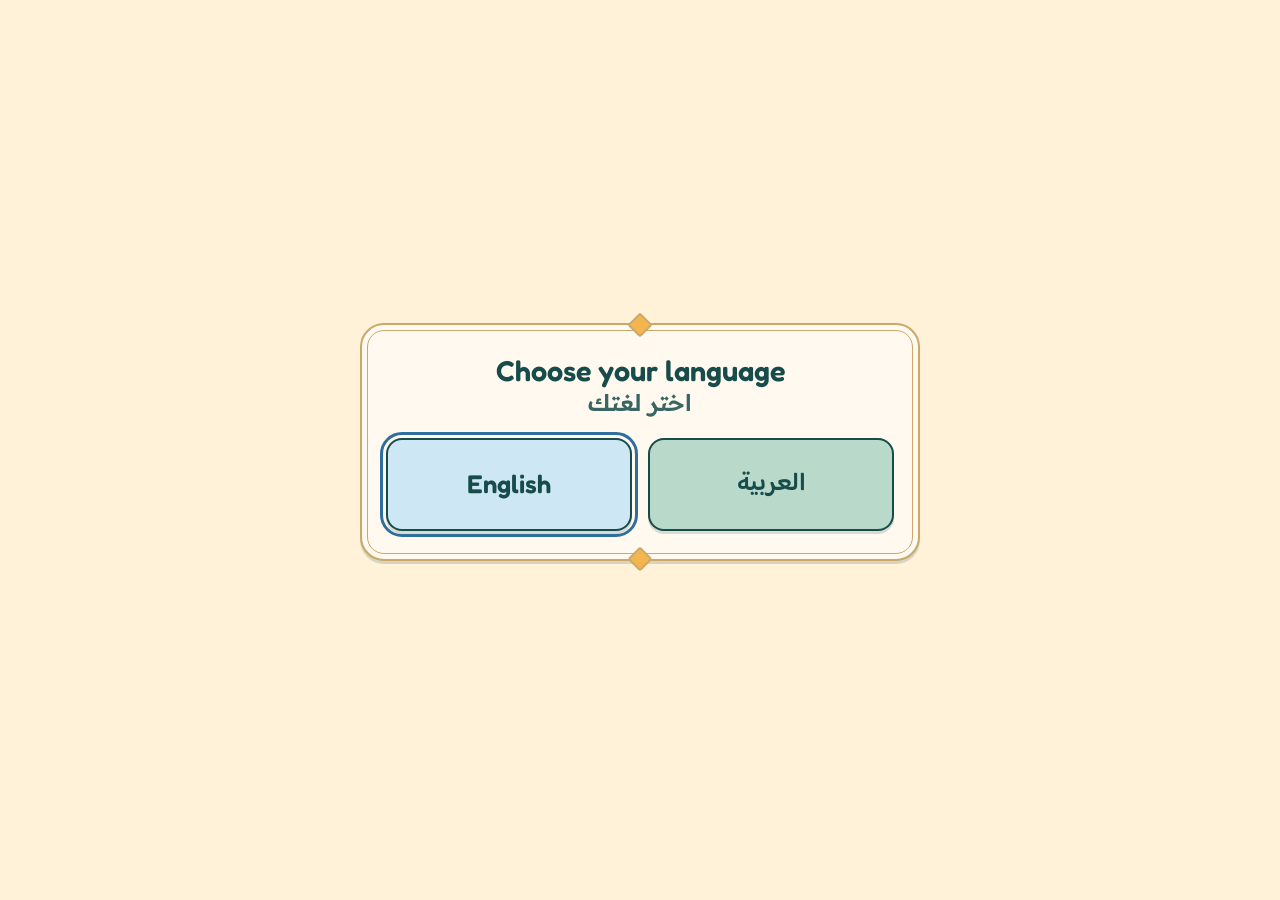
<file: index.html>
<!doctype html>
<html lang="en" dir="ltr">
<head>
  <meta charset="utf-8">
  <meta name="viewport" content="width=device-width, initial-scale=1, viewport-fit=cover">
  <title>Git Along</title>
  <meta name="description" content="Survive the semester. Keep the team. A cozy story game about Git and teamwork.">
  <meta name="theme-color" content="#174C4A">
  <link rel="icon" href="assets/favicon.svg" type="image/svg+xml">
  <link rel="preconnect" href="https://fonts.googleapis.com">
  <link rel="preconnect" href="https://fonts.gstatic.com" crossorigin>
  <link href="https://fonts.googleapis.com/css2?family=Baloo+Bhaijaan+2:wght@500;600;700&family=Fredoka:wght@500;600&family=JetBrains+Mono:wght@400;600&family=Nunito:wght@400;600;700;800&family=Readex+Pro:wght@400;500;600&display=swap" rel="stylesheet">
  <link rel="stylesheet" href="css/style.css">
</head>
<body>
  <a class="skip-link" href="#app">Skip to game</a>
  <main id="app" aria-live="off"></main>
  <div id="sheet-layer"></div>
  <div id="toast-layer" aria-live="polite" aria-atomic="false"></div>
  <div id="wipe" aria-hidden="true"></div>
  <noscript>Git Along needs JavaScript to run.</noscript>
  <script type="module" src="js/app.js"></script>
</body>
</html>
</file>
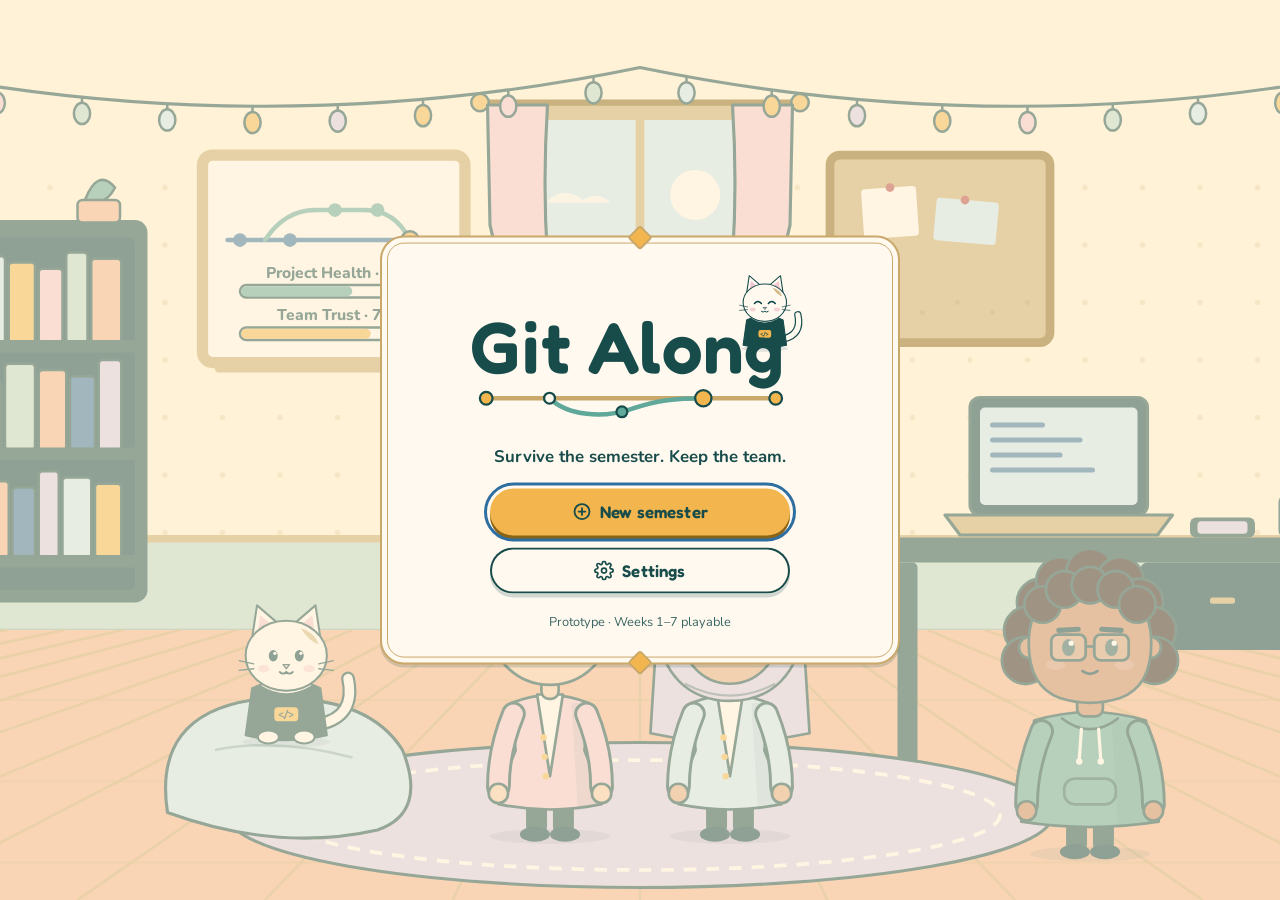
<file: tests/screens.html>
<!doctype html>
<html lang="en">
<head>
<meta charset="utf-8">
<title>Git Along — screen capture</title>
<!--
  Drives the real game (in an iframe) to a named scene and stops there, so a
  headless browser can screenshot it for docs and slides. Example:
    chrome --headless=new --window-size=1280,720 --virtual-time-budget=90000 \
      --screenshot=hub.png "http://localhost:8080/tests/screens.html?scene=hub&lang=en"
  Params: scene, lang (en|ar), address (m|f), track (web|mobile|ai), name.
-->
<style>html,body{margin:0;height:100%;overflow:hidden;background:#FFF2D8}iframe{border:0;width:100vw;height:100vh;display:block}</style>
</head>
<body>
<iframe id="g" title="Git Along"></iframe>
<script type="module">
const q = new URLSearchParams(location.search);
const C = {
  scene: q.get('scene') || 'title',
  lang: q.get('lang') || 'en',
  address: q.get('address') || 'f',
  track: q.get('track') || 'web',
};
C.name = q.get('name') || (C.lang === 'ar' ? (C.address === 'f' ? 'لينا' : 'يوسف') : (C.address === 'f' ? 'Lina' : 'Youssef'));
const PRESET7 = ['week7', 'merge'].includes(C.scene);

const sleep = ms => new Promise(r => setTimeout(r, ms));
const frame = document.getElementById('g');
let W, D, store, STORY, MERGE6;
const $ = (s, r = D) => r.querySelector(s);
const $$ = (s, r = D) => [...r.querySelectorAll(s)];
const shown = el => !!el && !el.hidden && el.offsetParent !== null;

localStorage.clear();
await new Promise(r => { frame.onload = r; frame.src = '/'; });

async function attach() {
  W = frame.contentWindow; D = W.document;
  for (let i = 0; i < 100 && !D.querySelector('#app')?.firstElementChild; i++) await sleep(50);
  store = (await W.eval("import('/js/store.js')")).store;
  ({ STORY, MERGE6 } = await W.eval("import('/js/content.js')"));
  store.state.settings.textSpeed = 'instant';
  store.state.settings.reduceMotion = true;
  D.documentElement.classList.add('reduce-motion');
  const st = D.createElement('style');
  st.textContent = '*,*::before,*::after{transition:none!important;animation-duration:0s!important;animation-delay:0s!important}';
  D.head.append(st);
}
await attach();

const ALL = {};
const walk = arr => arr.forEach(s => {
  if (s.t === 'choice') { ALL[s.id] = s; s.options.forEach(o => o.reply && walk(o.reply)); }
  if (s.t === 'if') { walk(s.then || []); walk(s.else || []); }
});
Object.values(STORY).forEach(p => Object.values(p.scenes).forEach(sc => walk(sc.steps)));
const best = step => { const qs = step.options.map(o => o.quality ?? 1); return qs.indexOf(Math.max(...qs)); };

let lines = 0, choices = 0, presetDone = false, rethinkPending = false, termRuns = 0;
const done = () => { document.title = 'READY:' + C.scene; return true; };

async function tick() {
  const S = C.scene;
  const modal = $('.modal-scrim');
  if (modal) { $('[data-yes]', modal).click(); return; }
  const sheetOpen = $$('.sheet.open').find(s => !s.classList.contains('phone-sheet'));
  if (sheetOpen) { if (S === 'hint' && $('.hint-card', sheetOpen)) return done(); $('[data-close]', sheetOpen)?.click(); await sleep(80); return; }

  if ($('.lang-grid')) { if (S === 'lang') return done(); $(`[data-l="${C.lang}"]`).click(); await sleep(300); return; }

  if ($('.title-screen')) {
    if (S === 'title') return done();
    if (PRESET7 && !presetDone) {
      presetDone = true;
      store.state.avatar = { name: C.name, address: C.address, skin: 2, hair: C.address === 'f' ? 'long' : 'short', hairColor: 1, glasses: 'none', outfit: 'hoodie', outfitColor: 1, accessory: 'none' };
      store.newRun(C.track);
      ['P', '1', '2', '3', '4', '5'].forEach(p => store.state.run.completedParts.push({ part: p, stars: 3 }));
      Object.assign(store.state.run.flags, { _hubHint: true, goodReview: true });
      store.save();
      await new Promise(r => { frame.onload = r; W.location.reload(); });
      await attach();
      return;
    }
    ($('[data-a="continue"]') || $('[data-a="new"]')).click(); await sleep(300); return;
  }

  if ($('.avatar-form')) {
    if (!$('.avatar-form').dataset.filled) {
      $('.avatar-form').dataset.filled = '1';
      $(`[data-k="address"][data-v="${C.address}"]`).click(); await sleep(40);
      $$('[data-k="skin"]')[C.address === 'f' ? 2 : 3]?.click(); await sleep(40);
      ($(`[data-k="hair"][data-v="${C.address === 'f' ? 'ponytail' : 'curly'}"]`) || $$('[data-k="hair"]')[0])?.click(); await sleep(40);
      $$('[data-k="outfit"]')[1]?.click(); await sleep(40);
      $('#av-name').value = C.name; $('#av-name').dispatchEvent(new W.Event('input')); await sleep(80);
    }
    if (S === 'avatar') { $('.avatar-form').closest('.screen').scrollTop = 0; return done(); }
    $('[data-act="next"]').click(); await sleep(300); return;
  }

  if ($('.track-grid')) {
    $(`[data-track="${C.track}"]`).click(); await sleep(60);
    if (S === 'track') return done();
    $('[data-start]').click(); await sleep(300); return;
  }
  if ($('.chapter-card-screen')) { if (S === 'chapter') return done(); $('[data-go]').click(); await sleep(400); return; }

  const deb = $('.debrief-screen');
  if (deb) { if (S === 'debrief') return done(); $('[data-cont]', deb).click(); await sleep(250); return; }
  const fin = $('.done-screen');
  if (fin) { if (S === 'done') return done(); $('[data-room]', fin).click(); await sleep(400); return; }

  if ($('.map-grid')) { if (S === 'map') return done(); $('[data-part]:not([disabled])')?.click(); await sleep(400); return; }
  const hub = $('.hub-screen');
  if (hub) {
    if (S === 'hub' && store.state.run.completedParts.length >= 1) return done();
    if (S === 'map') { $('[data-hot-btn="laptop"]', hub).click(); await sleep(500); return; }
    $('[data-play]', hub)?.click(); await sleep(400); return;
  }

  const vn = $('.screen.vn');
  if (!vn) { await sleep(100); return; }
  const phone = $('.phone-sheet');
  const pick = phone && $('.chat-pick:not([hidden])', phone);
  const dlg = $('.choices:not([hidden])', vn);
  const lap = $('.laptop', vn);

  if (rethinkPending && $$('[data-rewind]:not([hidden]), .chat-compose [data-rw]').some(shown)) { await sleep(300); return done(); }

  if (pick || (dlg && $('.choice', dlg))) {
    const box = pick || dlg;
    await sleep(500);
    if (S === 'choice' && !pick) return done();
    if (S === 'chat' && pick) return done();
    if (S === 'hint') { $('[data-chint]', box).click(); await sleep(300); return; }
    const step = ALL[vn.dataset.choice];
    const i = step ? best(step) : 0;
    $$('.choice', box)[i].click(); await sleep(60);
    $('[data-confirm]', box).click(); await sleep(150);
    choices++;
    if (S === 'rethink' || (S === 'chat-sent' && pick)) rethinkPending = true;
    return;
  }
  if (lap && $('.terminal', lap)) {
    const input = $('input', lap);
    if (S === 'terminal' && termRuns >= 2) { await sleep(300); return done(); }
    if (input.disabled) { $('.terminal .btn', lap)?.click(); await sleep(250); return; }
    $('[data-thint]', lap).click(); await sleep(80);
    const last = $$('.t-hint', lap).map(x => x.textContent).at(-1) || '';
    input.value = last.replace(/^.*?(git |cd )/, '$1').trim();
    input.dispatchEvent(new W.KeyboardEvent('keydown', { key: 'Enter', bubbles: true }));
    termRuns++; await sleep(300); return;
  }
  if (lap && $('.merge', lap)) {
    if (S === 'merge' && !$('.merge').dataset.shot) {
      $('.merge').dataset.shot = '1';
      const blocks = MERGE6[store.state.run.track];
      $$('.merge-block', lap).forEach((b, i) => { if (i === 0) $(`[data-c="${blocks[i].best}"]`, b)?.click(); });
      await sleep(300); return done();
    }
    const fin2 = $('[data-done]', lap);
    if (fin2) { fin2.click(); await sleep(300); return; }
    const blocks = MERGE6[store.state.run.track];
    $$('.merge-block', lap).forEach((b, i) => $(`[data-c="${blocks[i].best}"]`, b)?.click());
    await sleep(40); $('[data-check]', lap).click(); await sleep(200); return;
  }
  const cont = phone && $('.chat-compose [data-cont]', phone);
  if (cont) { cont.click(); await sleep(150); return; }
  const line = $('.dialogue .line', vn);
  if (line && line.textContent) {
    lines++;
    if (S === 'dialogue' && lines >= 7 && $$('.vn .char, .stage .char, [data-who]').length >= 2) { await sleep(300); return done(); }
    if (S === 'week7' && store.state.run.part === '6' && lines >= 3) { await sleep(300); return done(); }
  }
  $('.dialogue', vn).click();
  await sleep(70);
}

for (let n = 0; n < 6000; n++) {
  try { if (await tick() === true) break; } catch (e) { console.error(e); await sleep(100); }
  await sleep(40);
}
</script>
</body>
</html>
</file>
<file: css/style.css>
/* ==========================================================
   Git Along — styles
   Flat colours only (no CSS gradients). Life comes from motion.
   ========================================================== */

:root {
  /* Palette (SRS 5.2) */
  --midnight-teal: #073F43;
  --deep-teal: #174C4A;
  --ocean-blue: #2F6F9F;
  --jade: #5FA89A;
  --soft-mint: #B9D9CB;
  --sky-blue: #CDE7F4;
  --warm-gold: #F3B64E;
  --champagne: #C9A86A;
  --antique-gold: #8A6416;
  --warm-cream: #FFF2D8;
  --soft-cream: #FFF9F0;
  --blush: #F4C7D0;
  --peach: #F3B28D;
  --lilac: #D9CCEB;
  --forest: #2E6B4F;
  --rose-brick: #B4413C;

  /* Type */
  --font-head: 'Fredoka', 'Baloo Bhaijaan 2', system-ui, sans-serif;
  --font-body: 'Nunito', 'Readex Pro', system-ui, sans-serif;
  --font-code: 'JetBrains Mono', ui-monospace, Consolas, monospace;
  --fs-base: 16px;

  /* Motion (SRS 5.4) */
  --dur-fast: 150ms;
  --dur-base: 250ms;
  --dur-sheet: 280ms;
  --dur-fade: 300ms;
  --dur-zoom: 450ms;
  --dur-wipe: 500ms;
  --dur-page: 600ms;
  --ease-out: cubic-bezier(0.22, 1, 0.36, 1);
  --ease-pop: cubic-bezier(0.34, 1.56, 0.64, 1);

  --shadow-flat: 0 3px 0 rgba(7, 63, 67, 0.16);
  --shadow-flat-sm: 0 2px 0 rgba(7, 63, 67, 0.14);
  --radius-card: 16px;
  --radius-panel: 24px;
}

html[lang="ar"] {
  --font-head: 'Baloo Bhaijaan 2', 'Fredoka', system-ui, sans-serif;
  --font-body: 'Readex Pro', 'Nunito', system-ui, sans-serif;
  --fs-base: 17px;
}

html[data-text-size="115"] { font-size: calc(var(--fs-base) * 1.15); }
html[data-text-size="130"] { font-size: calc(var(--fs-base) * 1.3); }

* { box-sizing: border-box; }
html, body { margin: 0; height: 100%; }
html { font-size: var(--fs-base); }
body {
  background: var(--warm-cream);
  color: var(--deep-teal);
  font-family: var(--font-body);
  line-height: 1.6;
  overflow: hidden;
  -webkit-font-smoothing: antialiased;
}
button, input, select { font: inherit; color: inherit; }
button { cursor: pointer; }
h1, h2, h3 { font-family: var(--font-head); line-height: 1.25; margin: 0; font-weight: 600; }
p { margin: 0; }
code, pre, .mono { font-family: var(--font-code); }
bdi.term {
  font-family: var(--font-body);
  border-bottom: 2px dotted var(--ocean-blue);
  color: var(--deep-teal);
  font-weight: 700;
  cursor: help;
}
:focus-visible { outline: 3px solid var(--ocean-blue); outline-offset: 3px; border-radius: 8px; }
.skip-link { position: fixed; inset-inline-start: 8px; top: 8px; background: var(--deep-teal); color: var(--warm-cream); padding: 8px 14px; border-radius: 999px; z-index: 999; transform: translateY(-200%); }
.skip-link:focus-visible { transform: none; }
.sr-only { position: absolute; width: 1px; height: 1px; overflow: hidden; clip: rect(0 0 0 0); white-space: nowrap; }

#app { position: fixed; inset: 0; overflow: hidden; }
.screen { position: absolute; inset: 0; overflow: hidden; }
.screen.scroll { overflow-y: auto; }

/* ---------- Buttons ---------- */
.btn {
  display: inline-flex; align-items: center; justify-content: center; gap: 8px;
  min-height: 46px; padding: 10px 24px;
  border: 0; border-radius: 999px;
  background: var(--deep-teal); color: var(--warm-cream);
  font-family: var(--font-head); font-weight: 600; font-size: 1.05rem; letter-spacing: 0.01em;
  box-shadow: 0 4px 0 var(--midnight-teal);
  transition: transform var(--dur-base) var(--ease-out), box-shadow var(--dur-base) var(--ease-out), background var(--dur-base);
}
.btn:hover { transform: translateY(-2px); box-shadow: 0 6px 0 var(--midnight-teal); }
.btn:active { transform: translateY(2px); box-shadow: 0 2px 0 var(--midnight-teal); }
.btn[disabled] { opacity: 0.45; cursor: not-allowed; transform: none; box-shadow: 0 4px 0 var(--midnight-teal); }
.btn-gold { background: var(--warm-gold); color: var(--deep-teal); box-shadow: 0 4px 0 var(--antique-gold); }
.btn-gold:hover { box-shadow: 0 6px 0 var(--antique-gold); }
.btn-gold:active { box-shadow: 0 2px 0 var(--antique-gold); }
.btn-ghost { background: var(--soft-cream); color: var(--deep-teal); box-shadow: 0 0 0 2px var(--deep-teal) inset, 0 4px 0 rgba(7,63,67,.18); }
.btn-ghost:hover { box-shadow: 0 0 0 2px var(--deep-teal) inset, 0 6px 0 rgba(7,63,67,.18); }
.btn-ghost:active { box-shadow: 0 0 0 2px var(--deep-teal) inset, 0 2px 0 rgba(7,63,67,.18); }
.btn-small { min-height: 38px; padding: 6px 16px; font-size: 0.95rem; }
.icon-btn {
  width: 44px; height: 44px; border-radius: 50%; border: 0;
  background: var(--soft-cream); color: var(--deep-teal);
  display: inline-grid; place-items: center;
  box-shadow: 0 0 0 2px var(--deep-teal) inset, var(--shadow-flat-sm);
  transition: transform var(--dur-base) var(--ease-out);
}
.icon-btn:hover { transform: translateY(-2px); }
.icon-btn svg { width: 22px; height: 22px; }

.chip {
  display: inline-flex; align-items: center; gap: 6px;
  padding: 2px 12px; border-radius: 999px;
  font-size: 0.8rem; font-weight: 800; letter-spacing: 0.02em;
  background: var(--sky-blue); color: var(--deep-teal);
}
.chip-gold { background: var(--warm-gold); }
.chip-sim { background: var(--warm-gold); color: var(--midnight-teal); }

/* ---------- Gold frame ---------- */
.frame {
  position: relative;
  background: var(--soft-cream);
  border: 2px solid var(--champagne);
  outline: 1px solid var(--champagne);
  outline-offset: -8px;
  border-radius: var(--radius-panel);
  box-shadow: var(--shadow-flat);
}
.frame::before, .frame::after {
  content: ""; position: absolute; left: 50%;
  width: 14px; height: 14px; background: var(--warm-gold);
  border: 2px solid var(--champagne);
  transform: translateX(-50%) rotate(45deg);
  border-radius: 3px;
}
.frame::before { top: -9px; }
.frame::after { bottom: -9px; }
.frame.no-crest::before, .frame.no-crest::after { display: none; }

/* ---------- Title ---------- */
.title-screen .room-bg { position: absolute; inset: 0; }
.title-screen .room-bg svg { width: 100%; height: 100%; }
.title-veil { position: absolute; inset: 0; background: rgba(255, 242, 216, 0.55); }
.title-card {
  position: absolute; left: 50%; top: 50%; transform: translate(-50%, -50%);
  width: min(520px, calc(100% - 32px));
  padding: 34px 28px 30px; text-align: center;
  display: grid; gap: 18px; justify-items: center;
  animation: rise var(--dur-page) var(--ease-out) both;
}
.logo { width: min(380px, 90%); height: auto; }
.tagline { font-weight: 700; font-size: 1.05rem; color: var(--deep-teal); }
.title-buttons { display: grid; gap: 12px; width: min(300px, 100%); }
.title-foot { font-size: 0.8rem; color: var(--deep-teal); opacity: 0.85; }
.bilingual-sub { display: block; font-size: 0.8em; opacity: 0.85; font-family: 'Readex Pro', sans-serif; }

/* ---------- Generic panels / forms ---------- */
.center-wrap { min-height: 100%; display: grid; place-items: center; padding: 24px 16px 40px; }
.panel { width: min(980px, 100%); padding: 28px 24px; }
.panel h1 { font-size: 1.8rem; text-align: center; }
.panel .lead { text-align: center; margin: 6px auto 20px; max-width: 560px; }

.lang-grid { display: grid; grid-template-columns: repeat(2, minmax(0, 1fr)); gap: 16px; margin-top: 20px; }
.lang-card {
  border: 0; border-radius: var(--radius-card); padding: 26px 16px;
  background: var(--sky-blue); box-shadow: 0 0 0 2px var(--deep-teal) inset, var(--shadow-flat);
  font-family: var(--font-head); font-size: 1.6rem; font-weight: 600;
  transition: transform var(--dur-base) var(--ease-out);
}
.lang-card:nth-child(2) { background: var(--soft-mint); font-family: 'Baloo Bhaijaan 2', sans-serif; }
.lang-card:hover { transform: translateY(-3px); }

/* Avatar creator */
.avatar-layout { display: grid; grid-template-columns: 300px 1fr; gap: 28px; align-items: start; }
.avatar-preview {
  position: sticky; top: 0;
  background: var(--sky-blue); border-radius: var(--radius-panel);
  padding: 16px; display: grid; justify-items: center; gap: 10px;
  box-shadow: 0 0 0 2px var(--champagne) inset;
}
.avatar-preview button.preview-stage { border: 0; background: transparent; padding: 0; width: 220px; }
.avatar-preview svg { width: 220px; height: 330px; }
.avatar-preview .hint { font-size: 0.85rem; text-align: center; }
.opt-group { margin-bottom: 16px; }
.opt-group > .opt-label { font-weight: 800; font-size: 0.95rem; margin-bottom: 6px; display: block; }
.opt-row { display: flex; flex-wrap: wrap; gap: 8px; }
.opt {
  min-height: 40px; padding: 6px 14px; border-radius: 999px; border: 0;
  background: var(--soft-cream); box-shadow: 0 0 0 2px rgba(23,76,74,.25) inset;
  font-weight: 700; font-size: 0.92rem;
  transition: transform var(--dur-base) var(--ease-out), box-shadow var(--dur-base);
}
.opt:hover { transform: translateY(-2px); }
.opt[aria-pressed="true"] { background: var(--warm-gold); box-shadow: 0 0 0 2px var(--deep-teal) inset; }
.swatch { width: 40px; height: 40px; padding: 0; border-radius: 50%; }
.swatch[aria-pressed="true"] { box-shadow: 0 0 0 3px var(--soft-cream) inset, 0 0 0 3px var(--deep-teal); }
.text-input {
  width: 100%; min-height: 46px; padding: 8px 16px;
  border-radius: 14px; border: 2px solid var(--deep-teal); background: var(--soft-cream);
}
.field-row { display: flex; gap: 8px; align-items: center; }
.counter { font-size: 0.8rem; font-weight: 700; min-width: 44px; text-align: end; }
.field-error { color: var(--rose-brick); font-weight: 700; font-size: 0.9rem; margin-top: 6px; display: flex; gap: 6px; align-items: center; }
.field-help { font-size: 0.85rem; margin-top: 4px; }
.form-actions { display: flex; gap: 12px; justify-content: flex-end; flex-wrap: wrap; margin-top: 10px; }

/* Track cards */
.track-grid { display: grid; grid-template-columns: repeat(3, minmax(0, 1fr)); gap: 18px; margin-top: 8px; }
.track-card { perspective: 900px; border: 0; background: transparent; padding: 0; min-height: 300px; text-align: start; }
.track-inner {
  position: relative; width: 100%; height: 100%; min-height: 300px;
  transition: transform var(--dur-page) var(--ease-out); transform-style: preserve-3d;
}
.track-card[aria-pressed="true"] .track-inner { transform: rotateY(180deg); }
.track-face {
  position: absolute; inset: 0; backface-visibility: hidden;
  border-radius: var(--radius-panel); padding: 18px;
  box-shadow: 0 0 0 2px var(--deep-teal) inset, var(--shadow-flat);
  display: flex; flex-direction: column; gap: 8px;
}
.track-face.front { background: var(--soft-cream); }
.track-face.back { background: var(--soft-mint); transform: rotateY(180deg); box-shadow: 0 0 0 3px var(--warm-gold) inset, var(--shadow-flat); }
.track-face h2 { font-size: 1.35rem; }
.track-face svg.track-ill { width: 100%; height: 120px; }
.track-face ul { margin: 0; padding-inline-start: 18px; font-size: 0.92rem; }
.track-tag { font-family: var(--font-code); font-size: 0.8rem; }

/* ---------- VN scene ---------- */
.vn { background: var(--warm-cream); }
.vn .bg { position: absolute; inset: 0; }
.vn .bg svg { width: 100%; height: 100%; display: block; }
.cast { position: absolute; inset: 0; pointer-events: none; }
.actor {
  position: absolute; bottom: 6vh; height: min(64vh, 640px); aspect-ratio: 2 / 3;
  transform: translateX(-50%);
  transition: left var(--dur-page) var(--ease-out), opacity var(--dur-fade), filter var(--dur-fade);
  animation: actorIn var(--dur-fade) var(--ease-out) both;
}
.actor svg { width: 100%; height: 100%; overflow: visible; }
.actor.at-left { left: 22%; }
.actor.at-center { left: 50%; }
.actor.at-right { left: 78%; }
html[dir="rtl"] .actor.at-left { left: 78%; }
html[dir="rtl"] .actor.at-right { left: 22%; }
.actor.dim { filter: saturate(0.75) brightness(0.92); }
.actor.pixel { aspect-ratio: 1; height: min(36vh, 360px); }
.actor.speaking { animation: speakBounce 320ms var(--ease-out); }
.actor .breathe { transform-origin: 100px 290px; animation: breathe 3.2s ease-in-out infinite; }
.actor .face-layer { transition: opacity var(--dur-fast); }
.eyes-open { transform-box: fill-box; transform-origin: center; animation: blink 5.2s infinite; }
.emote {
  position: absolute; top: 2%; left: 66%;
  width: 56px; height: 56px;
  animation: emotePop 1.7s var(--ease-pop) both;
}
.emote svg { width: 100%; height: 100%; }

.hud {
  position: absolute; top: 12px; left: 12px; right: 12px; z-index: 5;
  display: flex; align-items: center; gap: 10px; flex-wrap: wrap;
}
.hud .part-chip {
  background: var(--soft-cream); border-radius: 999px; padding: 6px 16px;
  font-family: var(--font-head); font-weight: 600;
  box-shadow: 0 0 0 2px var(--champagne) inset, var(--shadow-flat-sm);
}
.hud .spacer { flex: 1; }
.meter {
  display: flex; align-items: center; gap: 8px;
  background: var(--soft-cream); border-radius: 999px; padding: 6px 12px 6px 8px;
  box-shadow: 0 0 0 2px rgba(23,76,74,.2) inset, var(--shadow-flat-sm);
  font-weight: 800; font-size: 0.9rem;
}
.meter .m-icon { width: 22px; height: 22px; }
.meter .m-bar { width: 84px; height: 10px; border-radius: 99px; background: var(--warm-cream); box-shadow: 0 0 0 1.5px var(--deep-teal) inset; overflow: hidden; }
.meter .m-fill { height: 100%; border-radius: 99px; transition: width var(--dur-page) var(--ease-out); }
.meter.health .m-fill { background: var(--jade); }
.meter.trust .m-fill { background: var(--warm-gold); }
.meter .m-num { min-width: 26px; text-align: end; }
.practice-chip { background: var(--lilac); }

.dialogue {
  position: absolute; z-index: 4; left: 50%; bottom: 14px; transform: translateX(-50%);
  width: min(980px, calc(100% - 24px));
  min-height: 150px; padding: 26px 26px 18px;
}
.dialogue .nameplate {
  position: absolute; top: -19px; inset-inline-start: 30px;
  padding: 4px 18px; border-radius: 999px;
  font-family: var(--font-head); font-weight: 600; font-size: 1.05rem;
  box-shadow: 0 0 0 2px var(--deep-teal) inset, var(--shadow-flat-sm);
  animation: plateIn var(--dur-base) var(--ease-pop);
}
.dialogue .line { font-size: 1.15rem; min-height: 3.4em; }
.dialogue .line.narration { font-style: italic; }
html[lang="ar"] .dialogue .line.narration { font-style: normal; opacity: 0.92; }
.dialogue .controls { display: flex; gap: 8px; justify-content: flex-end; align-items: center; margin-top: 8px; }
.dialogue .next-ind { width: 0; height: 0; border-left: 8px solid transparent; border-right: 8px solid transparent; border-top: 10px solid var(--deep-teal); animation: nudge 1s ease-in-out infinite; }
.txt-btn { border: 0; background: transparent; font-weight: 800; font-size: 0.85rem; padding: 6px 10px; border-radius: 999px; color: var(--deep-teal); min-height: 36px; }
.txt-btn:hover { background: var(--sky-blue); }
.txt-btn[aria-pressed="true"] { background: var(--warm-gold); }
.dialogue .portrait { display: none; }

.choices { display: grid; gap: 10px; }
.choices .prompt { font-weight: 800; margin-bottom: 2px; }
.choice {
  position: relative; text-align: start; border: 0; border-radius: var(--radius-card);
  padding: 12px 16px 12px 46px; background: var(--warm-cream);
  box-shadow: 0 0 0 2px rgba(23,76,74,.22) inset;
  font-size: 1.02rem; font-weight: 600; min-height: 48px;
  transition: transform var(--dur-base) var(--ease-out), box-shadow var(--dur-base), background var(--dur-base);
}
html[dir="rtl"] .choice { padding: 12px 46px 12px 16px; }
.choice::before {
  content: ""; position: absolute; inset-inline-start: 14px; top: 50%; transform: translateY(-50%);
  width: 20px; height: 20px; border-radius: 50%; box-shadow: 0 0 0 2px var(--deep-teal) inset; background: var(--soft-cream);
}
.choice:hover { transform: translateX(3px); }
html[dir="rtl"] .choice:hover { transform: translateX(-3px); }
.choice[aria-pressed="true"] { background: var(--soft-cream); box-shadow: 0 0 0 3px var(--warm-gold) inset; animation: outlineDraw var(--dur-base) var(--ease-out); }
.choice[aria-pressed="true"]::before { background: var(--warm-gold); box-shadow: 0 0 0 2px var(--deep-teal) inset; }
.choice[aria-pressed="true"]::after {
  content: ""; position: absolute; inset-inline-start: 20px; top: calc(50% - 6px);
  width: 6px; height: 10px; border: solid var(--deep-teal); border-width: 0 3px 3px 0; transform: rotate(45deg);
}
.choice-actions { display: flex; justify-content: flex-end; }

/* ---------- Sheets (phone, cards, settings) ---------- */
#sheet-layer { position: fixed; inset: 0; pointer-events: none; z-index: 50; }
.sheet-scrim { position: absolute; inset: 0; background: rgba(7, 63, 67, 0.35); opacity: 0; transition: opacity var(--dur-sheet); pointer-events: auto; }
.sheet {
  position: absolute; left: 50%; bottom: 0;
  transform: translate(-50%, 105%);
  transition: transform var(--dur-sheet) var(--ease-out);
  pointer-events: auto;
  width: min(560px, 100%); max-height: 88vh; overflow: auto;
  background: var(--soft-cream); border-radius: 26px 26px 0 0;
  border: 2px solid var(--champagne); border-bottom: 0;
  padding: 22px 22px 28px;
}
.sheet.open { transform: translate(-50%, 0); }
.sheet-scrim.open { opacity: 1; }
.sheet .sheet-head { display: flex; align-items: center; gap: 10px; margin-bottom: 14px; }
.sheet .sheet-head h2 { flex: 1; font-size: 1.35rem; }
.sheet .grab { width: 48px; height: 5px; border-radius: 99px; background: var(--champagne); margin: -8px auto 12px; }

/* Phone */
.phone-sheet { width: min(430px, 100%); padding: 0; background: var(--midnight-teal); border: 0; border-radius: 34px 34px 0 0; }
.phone-top { display: flex; align-items: center; gap: 10px; padding: 16px 18px 12px; color: var(--warm-cream); }
.phone-top .grp-ava { width: 40px; height: 40px; border-radius: 50%; background: var(--warm-gold); display: grid; place-items: center; color: var(--deep-teal); font-family: var(--font-head); font-weight: 600; }
.phone-top .grp-name { font-family: var(--font-head); font-weight: 600; font-size: 1.1rem; }
.phone-top .grp-sub { font-size: 0.78rem; opacity: 0.9; }
.phone-top .spacer { flex: 1; }
.phone-top .icon-btn { background: var(--deep-teal); color: var(--warm-cream); box-shadow: 0 0 0 2px var(--warm-cream) inset; }
.chat-screen {
  background: var(--warm-cream); border-radius: 26px 26px 0 0;
  padding: 16px 12px 12px; min-height: 52vh; max-height: 64vh; overflow-y: auto;
  display: flex; flex-direction: column; gap: 10px;
}
.msg { display: flex; gap: 8px; align-items: flex-end; max-width: 86%; animation: msgIn var(--dur-base) var(--ease-out) both; }
.msg .m-ava { width: 34px; height: 34px; flex: none; border-radius: 50%; overflow: hidden; background: var(--sky-blue); box-shadow: 0 0 0 2px var(--soft-cream); }
.msg .m-ava svg { width: 100%; height: 100%; }
.msg .bubble { background: var(--soft-cream); border-radius: 18px 18px 18px 6px; padding: 8px 12px; box-shadow: var(--shadow-flat-sm); }
html[dir="rtl"] .msg .bubble { border-radius: 18px 18px 6px 18px; }
.msg .who { font-size: 0.78rem; font-weight: 800; display: block; }
.msg .meta { font-size: 0.72rem; opacity: 0.85; display: block; margin-top: 2px; }
.msg.me { margin-inline-start: auto; flex-direction: row-reverse; }
.msg.me .bubble { background: var(--sky-blue); border-radius: 18px 18px 6px 18px; }
html[dir="rtl"] .msg.me .bubble { border-radius: 18px 18px 18px 6px; }
.msg .reaction { display: inline-block; margin-top: 4px; font-size: 0.8rem; background: var(--warm-cream); border-radius: 999px; padding: 0 8px; box-shadow: 0 0 0 1.5px var(--champagne) inset; }
.sys-msg { align-self: center; font-size: 0.78rem; font-weight: 700; background: var(--soft-mint); padding: 2px 12px; border-radius: 999px; }
.typing { display: inline-flex; gap: 4px; padding: 12px 14px; }
.typing span { width: 7px; height: 7px; border-radius: 50%; background: var(--deep-teal); animation: typing 1s infinite; }
.typing span:nth-child(2) { animation-delay: 0.15s; }
.typing span:nth-child(3) { animation-delay: 0.3s; }
.chat-compose { background: var(--warm-cream); padding: 10px 12px 18px; display: grid; gap: 8px; border-top: 2px solid var(--soft-mint); }
.chat-compose .choice { background: var(--soft-cream); }

/* ---------- Laptop tools ---------- */
.laptop {
  position: absolute; z-index: 6; inset: 64px 2vw 2vh 2vw;
  background: var(--midnight-teal); border-radius: 22px; padding: 14px;
  box-shadow: 0 0 0 3px var(--champagne), 0 6px 0 rgba(7,63,67,.3);
  display: flex; flex-direction: column; gap: 10px; color: var(--warm-cream);
  animation: zoomIn var(--dur-zoom) var(--ease-out) both;
}
.laptop .tool-head { display: flex; align-items: center; gap: 10px; flex-wrap: wrap; }
.laptop .tool-head h2 { font-size: 1.1rem; color: var(--warm-cream); }
.laptop .dots { display: flex; gap: 6px; }
.laptop .dots i { width: 12px; height: 12px; border-radius: 50%; background: var(--blush); display: block; }
.laptop .dots i:nth-child(2) { background: var(--warm-gold); }
.laptop .dots i:nth-child(3) { background: var(--soft-mint); }
.laptop .spacer { flex: 1; }
.laptop .tool-body { flex: 1; min-height: 0; overflow: auto; border-radius: 14px; }
.laptop .tool-task { background: var(--deep-teal); border-radius: 12px; padding: 10px 14px; font-size: 0.95rem; }
.laptop .btn-ghost { background: var(--warm-cream); }

.terminal { background: #062F32; background: var(--midnight-teal); font-family: var(--font-code); font-size: 0.92rem; direction: ltr; text-align: left; padding: 12px; min-height: 100%; }
.terminal .t-line { white-space: pre-wrap; word-break: break-word; }
.terminal .t-cmd { color: var(--warm-gold); }
.terminal .t-err { color: var(--blush); }
.terminal .t-ok { color: var(--soft-mint); }
.terminal .t-prompt { display: flex; gap: 8px; align-items: center; margin-top: 6px; }
.terminal .t-prompt span { color: var(--soft-mint); }
.terminal input { flex: 1; background: transparent; border: 0; color: var(--warm-cream); font-family: var(--font-code); font-size: 0.95rem; caret-color: var(--warm-gold); min-height: 36px; }
.terminal input:focus-visible { outline: 2px dashed var(--warm-gold); outline-offset: 2px; }
.t-hint { color: var(--sky-blue); }

.merge { display: grid; gap: 14px; direction: ltr; }
.merge-file { font-family: var(--font-code); font-size: 0.85rem; color: var(--sky-blue); }
.merge-block { background: var(--deep-teal); border-radius: 14px; padding: 12px; display: grid; gap: 10px; }
.merge-cols { display: grid; grid-template-columns: 1fr 1fr; gap: 10px; }
.code-card { border-radius: 10px; overflow: hidden; background: var(--midnight-teal); box-shadow: 0 0 0 2px rgba(255,242,216,.15) inset; }
.code-card .cc-head { font-family: var(--font-body); font-size: 0.78rem; font-weight: 800; padding: 4px 10px; color: var(--midnight-teal); }
.code-card.mine .cc-head { background: var(--sky-blue); }
.code-card.theirs .cc-head { background: var(--blush); }
.code-card.combined .cc-head { background: var(--soft-mint); }
.code-card pre { margin: 0; padding: 10px; font-size: 0.82rem; white-space: pre-wrap; color: var(--warm-cream); }
.merge-actions { display: flex; flex-wrap: wrap; gap: 8px; }
.merge-actions .opt { background: var(--warm-cream); color: var(--deep-teal); }
.merge-actions .opt[aria-pressed="true"] { background: var(--warm-gold); }
.merge-result { background: var(--soft-cream); color: var(--deep-teal); border-radius: 14px; padding: 12px 14px; direction: inherit; }
html[dir="rtl"] .merge-result, html[dir="rtl"] .merge-explain { direction: rtl; text-align: right; }
.merge-explain { font-family: var(--font-body); font-size: 0.9rem; }
.verdict { display: flex; gap: 8px; align-items: flex-start; margin-top: 6px; }
.verdict .v-ico { flex: none; width: 22px; height: 22px; }

/* ---------- Debrief ---------- */
.debrief-screen { background: var(--sky-blue); }
.notebook {
  width: min(760px, calc(100% - 24px)); margin: 24px auto 40px;
  padding: 30px 28px 26px;
  border-inline-start: 10px solid var(--blush);
}
.notebook h1 { font-size: 1.6rem; margin-bottom: 4px; }
.notebook .nb-sub { font-weight: 700; margin-bottom: 16px; display: flex; align-items: center; gap: 8px; }
.nb-sec { padding: 14px 0; border-top: 2px dashed var(--soft-mint); display: grid; gap: 6px; }
.nb-sec h2 { font-size: 1.1rem; display: flex; gap: 8px; align-items: center; }
.nb-sec h2 svg { width: 24px; height: 24px; flex: none; }
.pov { display: grid; grid-template-columns: 96px 1fr; gap: 14px; align-items: center; }
.pov .pov-ava { width: 96px; height: 96px; border-radius: 50%; overflow: hidden; background: var(--blush); box-shadow: 0 0 0 3px var(--champagne); }
.pov .pov-ava svg { width: 100%; height: 100%; }
.pov blockquote { margin: 0; font-style: italic; font-size: 1.05rem; }
html[lang="ar"] .pov blockquote { font-style: normal; }
.deltas { display: flex; gap: 10px; flex-wrap: wrap; }
.delta { display: inline-flex; align-items: center; gap: 6px; font-weight: 800; padding: 4px 12px; border-radius: 999px; background: var(--warm-cream); box-shadow: 0 0 0 2px rgba(23,76,74,.2) inset; }
.delta.up { color: var(--forest); }
.delta.down { color: var(--rose-brick); }
.nb-actions { display: flex; gap: 10px; justify-content: flex-end; flex-wrap: wrap; margin-top: 16px; }

/* ---------- Part done ---------- */
.done-screen { background: var(--soft-mint); }
.done-card { width: min(560px, calc(100% - 24px)); margin: 6vh auto; padding: 32px 24px; text-align: center; display: grid; gap: 14px; justify-items: center; }
.stars { display: flex; gap: 12px; }
.stars svg { width: 64px; height: 64px; }
.stars .star { opacity: 0; animation: starPop 600ms var(--ease-pop) forwards; }
.sticker-wrap { width: 120px; height: 120px; animation: stickerIn 700ms var(--ease-pop) 900ms both; }
.sticker-wrap svg { width: 100%; height: 100%; }
.sparkle { position: absolute; width: 18px; height: 18px; pointer-events: none; animation: sparkle 900ms ease-out forwards; }

/* ---------- Hub ---------- */
.hub-screen { background: var(--warm-cream); }
.hub-stage { position: absolute; inset: 0; }
.hub-stage > svg { width: 100%; height: 100%; display: block; }
.hub-top { position: absolute; top: 12px; left: 12px; right: 12px; display: flex; gap: 10px; align-items: center; z-index: 3; flex-wrap: wrap; }
.hub-top .week-chip { background: var(--soft-cream); border-radius: 999px; padding: 6px 16px; font-family: var(--font-head); font-weight: 600; box-shadow: 0 0 0 2px var(--champagne) inset, var(--shadow-flat-sm); }
.hub-top .spacer { flex: 1; }
.hub-cta { position: absolute; bottom: 18px; left: 50%; transform: translateX(-50%); z-index: 3; display: flex; gap: 10px; flex-wrap: wrap; justify-content: center; width: calc(100% - 24px); }
.hot { cursor: pointer; outline: none; }
.hot .hot-lift { transition: transform var(--dur-base) var(--ease-out); }
.hot .hot-outline { opacity: 0; transition: opacity var(--dur-base); }
.hot .hot-label { opacity: 0; transition: opacity var(--dur-base), transform var(--dur-base) var(--ease-out); transform: translateY(6px); }
.hot:hover .hot-lift, .hot:focus-visible .hot-lift { transform: translateY(-4px); }
.hot:hover .hot-outline, .hot:focus-visible .hot-outline { opacity: 1; }
.hot:hover .hot-label, .hot:focus-visible .hot-label { opacity: 1; transform: translateY(0); }
.hot .badge { animation: badgePulse 1.6s ease-in-out infinite; transform-box: fill-box; transform-origin: center; }
.parallax-back, .parallax-mid, .parallax-front { transition: transform 400ms var(--ease-out); }
.hub-list { display: none; }

/* Ambient loops */
.twinkle { animation: twinkle 2.4s ease-in-out infinite; }
.sway { transform-box: fill-box; transform-origin: 50% 100%; animation: sway 4s ease-in-out infinite; }
.curtain { transform-box: fill-box; transform-origin: 50% 0; animation: curtain 6s ease-in-out infinite; }
.steam { animation: steam 2.8s ease-out infinite; }
.tail { transform-box: fill-box; transform-origin: 0% 100%; animation: tail 2.6s ease-in-out infinite; }
.cat-breathe { transform-box: fill-box; transform-origin: 50% 100%; animation: breathe 3s ease-in-out infinite; }
.glow { animation: glow 2s ease-in-out infinite; }

/* ---------- Map ---------- */
.map-grid { display: grid; grid-template-columns: repeat(4, minmax(0, 1fr)); gap: 14px; margin-top: 10px; }
.cal-page {
  position: relative; border: 0; text-align: start; border-radius: 14px; padding: 0; overflow: hidden;
  background: var(--soft-cream); box-shadow: 0 0 0 2px var(--deep-teal) inset, var(--shadow-flat);
  min-height: 132px; display: flex; flex-direction: column;
  transition: transform var(--dur-base) var(--ease-out);
}
.cal-page:not([disabled]):hover { transform: translateY(-3px) rotate(-0.6deg); }
.cal-page .cal-top { background: var(--blush); padding: 4px 12px; font-weight: 800; font-size: 0.8rem; }
.cal-page.done .cal-top { background: var(--soft-mint); }
.cal-page.avail .cal-top { background: var(--warm-gold); }
.cal-page .cal-body { padding: 8px 12px 10px; display: grid; gap: 4px; flex: 1; }
.cal-page .cal-title { font-family: var(--font-head); font-weight: 600; font-size: 1rem; line-height: 1.25; }
.cal-page .cal-state { font-size: 0.8rem; font-weight: 700; display: flex; gap: 6px; align-items: center; margin-top: auto; }
.cal-page[disabled] { cursor: not-allowed; }
.cal-page[disabled] .cal-body { opacity: 0.8; }
.mini-stars { display: inline-flex; gap: 2px; }
.mini-stars svg { width: 16px; height: 16px; }

/* Team card */
.team-card { display: grid; grid-template-columns: 140px 1fr; gap: 16px; align-items: center; }
.team-card .tc-ava { width: 140px; height: 180px; border-radius: 18px; background: var(--sky-blue); overflow: hidden; box-shadow: 0 0 0 3px var(--champagne); }
.team-card .tc-ava svg { width: 100%; height: 100%; }
.hearts { display: flex; gap: 4px; }
.hearts svg { width: 24px; height: 24px; }
.helps { background: var(--soft-mint); border-radius: 14px; padding: 10px 12px; font-weight: 600; }

.settings-list { display: grid; gap: 16px; }
.settings-row { display: grid; gap: 6px; }
.settings-row > span { font-weight: 800; }
.toggle { display: inline-flex; align-items: center; gap: 10px; }
.danger { color: var(--rose-brick); font-weight: 800; }

.gloss-item { padding: 10px 0; border-bottom: 2px dashed var(--soft-mint); }
.gloss-item dt { font-family: var(--font-code); font-weight: 600; direction: ltr; }
html[dir="rtl"] .gloss-item dt { text-align: right; }
.gloss-item dd { margin: 2px 0 0; }
.sticker-grid { display: grid; grid-template-columns: repeat(4, minmax(0, 1fr)); gap: 12px; }
.sticker-cell { aspect-ratio: 1; border-radius: 16px; background: var(--warm-cream); display: grid; place-items: center; box-shadow: 0 0 0 2px rgba(23,76,74,.15) inset; padding: 8px; text-align: center; font-size: 0.72rem; font-weight: 700; }
.sticker-cell svg { width: 70%; height: auto; }
.sticker-cell.locked svg { opacity: 0.25; }

/* Modal */
.modal-scrim { position: fixed; inset: 0; background: rgba(7,63,67,.45); display: grid; place-items: center; z-index: 80; animation: fadeIn var(--dur-fade); padding: 16px; }
.modal { width: min(460px, 100%); padding: 26px 22px 22px; display: grid; gap: 12px; animation: rise var(--dur-sheet) var(--ease-out); }
.modal h2 { font-size: 1.3rem; }

/* Toasts */
#toast-layer { position: fixed; top: 70px; left: 50%; transform: translateX(-50%); z-index: 90; display: grid; gap: 8px; justify-items: center; pointer-events: none; }
.toast { background: var(--soft-cream); border-radius: 999px; padding: 6px 16px; font-weight: 800; box-shadow: 0 0 0 2px var(--champagne) inset, var(--shadow-flat); display: inline-flex; gap: 8px; align-items: center; animation: toastIn 2.4s var(--ease-out) both; }
.toast.up { color: var(--forest); }
.toast.down { color: var(--rose-brick); }
.toast svg { width: 20px; height: 20px; }

/* Wipe & transitions */
#wipe { position: fixed; inset: 0; z-index: 100; pointer-events: none; overflow: hidden; }
#wipe .cloud-row { position: absolute; inset: -10% -30%; display: flex; align-items: center; transform: translateX(-120%); }
#wipe.cover .cloud-row { transition: transform var(--dur-wipe) var(--ease-out); transform: translateX(0); }
#wipe.leave .cloud-row { transition: transform var(--dur-wipe) var(--ease-out); transform: translateX(120%); }
#wipe svg { width: 100%; height: 100%; }
.fade-in { animation: fadeIn var(--dur-fade) var(--ease-out) both; }
.page-in { animation: pageIn var(--dur-page) var(--ease-out) both; transform-origin: 0 50%; }
html[dir="rtl"] .page-in { transform-origin: 100% 50%; }
.zoom-out-from { transition: transform var(--dur-zoom) var(--ease-out), opacity var(--dur-zoom); }

/* Chapter card */
.chapter-card-screen { background: var(--deep-teal); display: grid; place-items: center; perspective: 1200px; }
.chapter-page { width: min(440px, calc(100% - 32px)); padding: 34px 26px; text-align: center; display: grid; gap: 10px; }
.chapter-page .week { font-weight: 800; color: var(--antique-gold); letter-spacing: 0.08em; text-transform: uppercase; }
.chapter-page h1 { font-size: 2rem; }

/* ---------- Keyframes ---------- */
@keyframes rise { from { opacity: 0; transform: translate(-50%, -46%); } to { opacity: 1; transform: translate(-50%, -50%); } }
.modal, .notebook, .done-card, .panel { animation-name: riseSimple; }
@keyframes riseSimple { from { opacity: 0; transform: translateY(14px); } to { opacity: 1; transform: none; } }
.panel, .notebook, .done-card { animation: riseSimple var(--dur-page) var(--ease-out) both; }
@keyframes fadeIn { from { opacity: 0; } to { opacity: 1; } }
@keyframes actorIn { from { opacity: 0; transform: translateX(-50%) translateY(14px); } to { opacity: 1; transform: translateX(-50%); } }
@keyframes speakBounce { 0%, 100% { transform: translateX(-50%) translateY(0); } 40% { transform: translateX(-50%) translateY(-6px); } }
@keyframes breathe { 0%, 100% { transform: scale(1, 1); } 50% { transform: scale(1.006, 1.014); } }
@keyframes blink { 0%, 92%, 100% { transform: scaleY(1); } 95% { transform: scaleY(0.08); } }
@keyframes emotePop { 0% { opacity: 0; transform: scale(0.3) translateY(10px); } 18% { opacity: 1; transform: scale(1.1); } 28% { transform: scale(1); } 80% { opacity: 1; } 100% { opacity: 0; transform: translateY(-8px); } }
@keyframes plateIn { from { transform: scale(0.8); opacity: 0; } to { transform: scale(1); opacity: 1; } }
@keyframes nudge { 0%, 100% { transform: translateY(0); } 50% { transform: translateY(4px); } }
@keyframes outlineDraw { from { box-shadow: 0 0 0 0 var(--warm-gold) inset; } to { box-shadow: 0 0 0 3px var(--warm-gold) inset; } }
@keyframes msgIn { from { opacity: 0; transform: translateY(8px) scale(0.98); } to { opacity: 1; transform: none; } }
@keyframes typing { 0%, 60%, 100% { transform: translateY(0); opacity: 0.5; } 30% { transform: translateY(-4px); opacity: 1; } }
@keyframes zoomIn { from { opacity: 0; transform: scale(0.86); } to { opacity: 1; transform: scale(1); } }
@keyframes starPop { 0% { opacity: 0; transform: scale(0.2) rotate(-30deg); } 70% { opacity: 1; transform: scale(1.15) rotate(6deg); } 100% { opacity: 1; transform: scale(1); } }
@keyframes stickerIn { from { opacity: 0; transform: scale(0.4) rotate(-12deg); } to { opacity: 1; transform: scale(1) rotate(-4deg); } }
@keyframes sparkle { 0% { opacity: 1; transform: translate(0, 0) scale(0.6); } 100% { opacity: 0; transform: translate(var(--dx), var(--dy)) scale(1.1); } }
@keyframes twinkle { 0%, 100% { opacity: 1; } 50% { opacity: 0.55; } }
@keyframes sway { 0%, 100% { transform: rotate(-2deg); } 50% { transform: rotate(2deg); } }
@keyframes curtain { 0%, 100% { transform: skewX(0deg); } 50% { transform: skewX(1.6deg); } }
@keyframes steam { 0% { opacity: 0; transform: translateY(6px); } 30% { opacity: 0.8; } 100% { opacity: 0; transform: translateY(-18px); } }
@keyframes tail { 0%, 100% { transform: rotate(-8deg); } 50% { transform: rotate(10deg); } }
@keyframes glow { 0%, 100% { opacity: 0.55; } 50% { opacity: 1; } }
@keyframes badgePulse { 0%, 100% { transform: scale(1); } 50% { transform: scale(1.18); } }
@keyframes toastIn { 0% { opacity: 0; transform: translateY(-8px); } 12% { opacity: 1; transform: none; } 85% { opacity: 1; } 100% { opacity: 0; transform: translateY(-6px); } }
@keyframes pageIn { from { opacity: 0; transform: rotateY(-70deg); } to { opacity: 1; transform: rotateY(0); } }

/* ---------- Reduce motion ---------- */
html.reduce-motion *, html.reduce-motion *::before, html.reduce-motion *::after {
  animation-duration: 1ms !important; animation-iteration-count: 1 !important;
  transition-duration: var(--dur-fast) !important;
}
html.reduce-motion .eyes-open, html.reduce-motion .twinkle, html.reduce-motion .sway, html.reduce-motion .curtain,
html.reduce-motion .steam, html.reduce-motion .tail, html.reduce-motion .cat-breathe, html.reduce-motion .breathe,
html.reduce-motion .glow, html.reduce-motion .badge, html.reduce-motion .typing span, html.reduce-motion .next-ind { animation: none !important; }
html.reduce-motion .stars .star { opacity: 1; }

/* ---------- Responsive ---------- */
@media (max-width: 900px) {
  .avatar-layout { grid-template-columns: 1fr; }
  .avatar-preview { position: static; grid-template-columns: auto 1fr; align-items: center; }
  .avatar-preview svg { width: 140px; height: 210px; }
  .avatar-preview button.preview-stage { width: 140px; }
  .track-grid { grid-template-columns: 1fr; }
  .track-card, .track-inner { min-height: 250px; }
  .map-grid { grid-template-columns: repeat(2, minmax(0, 1fr)); }
}
@media (max-width: 700px) {
  .meter .m-bar { width: 48px; }
  .hud .part-chip { display: none; }
  .actor { height: 40vh; bottom: auto; top: 12vh; }
  .dialogue { min-height: 0; padding: 24px 16px 14px; bottom: 8px; width: calc(100% - 16px); }
  .dialogue .line { font-size: 1.02rem; }
  .laptop { inset: 60px 8px 8px 8px; }
  .merge-cols { grid-template-columns: 1fr; }
  .team-card { grid-template-columns: 1fr; justify-items: center; text-align: center; }
  .hub-stage { position: relative; height: 38vh; }
  .hub-screen { overflow-y: auto; }
  .hub-cta { position: static; transform: none; margin: 12px auto; }
  .hub-list { display: grid; gap: 10px; padding: 0 12px 24px; }
  .hub-list button { display: flex; align-items: center; gap: 12px; text-align: start; padding: 12px 14px; border: 0; border-radius: 16px; background: var(--soft-cream); box-shadow: 0 0 0 2px rgba(23,76,74,.2) inset, var(--shadow-flat-sm); min-height: 56px; font-weight: 700; }
  .hub-list button small { display: block; font-weight: 600; opacity: 0.85; }
  .sticker-grid { grid-template-columns: repeat(3, minmax(0, 1fr)); }
  .pov { grid-template-columns: 64px 1fr; }
  .pov .pov-ava { width: 64px; height: 64px; }
}
@media (max-width: 420px) {
  .lang-grid { grid-template-columns: 1fr; }
  .map-grid { grid-template-columns: 1fr 1fr; }
}

/* ---------- Fixes ---------- */
.btn svg, .txt-btn svg { width: 20px; height: 20px; flex: none; }
.btn { flex-wrap: wrap; text-align: center; }
.btn .bilingual-sub { display: inline; margin-inline-start: 6px; }
[hidden] { display: none !important; }
.field-error svg { width: 18px; height: 18px; flex: none; }
.nb-sec h2 svg, .delta svg, .verdict svg, .cal-state svg, .helps svg { width: 20px; height: 20px; flex: none; }
.hub-list svg { width: 26px; height: 26px; }
.mini-stars svg { width: 16px; height: 16px; }
.hearts svg { width: 24px; height: 24px; }
.choice-actions .btn svg, .chat-compose svg { width: 18px; height: 18px; }
.choice-list { display: grid; gap: 8px; }
.actor { height: min(58vh, 580px); }
.actor.pixel { height: min(34vh, 340px); }
@media (max-width: 700px) { .actor { height: 38vh; } .actor.pixel { height: 26vh; } }
h1:focus, h1:focus-visible, .dialogue:focus-visible { outline: none; }
.dialogue:focus-visible { box-shadow: var(--shadow-flat), 0 0 0 3px var(--ocean-blue); }
/* Chromium paints RTL scroll containers at a wrong offset during animations:
   keep the scroller LTR, its content RTL. */
html[dir="rtl"] .screen.scroll { direction: ltr; }
html[dir="rtl"] .screen.scroll > * { direction: rtl; }
.terminal .t-hint, .terminal .t-ok, .terminal .t-err { font-family: var(--font-body); unicode-bidi: plaintext; }
.terminal .t-err { color: var(--blush); font-weight: 700; }

/* ===== v3: meter labels, phone layout, rewind, glowing hint ===== */
.meter .m-body { display: grid; gap: 3px; }
.meter .m-label { font-size: 0.66rem; font-weight: 700; line-height: 1; opacity: 0.78; white-space: nowrap; letter-spacing: 0.01em; }
.meter { padding-block: 5px; }

/* Phone: fits between the HUD and the bottom edge; replies sit at the top */
.phone-sheet {
  top: 72px; bottom: 12px; max-height: none; overflow: hidden;
  display: flex; flex-direction: column;
  border-radius: 34px; border: 3px solid var(--champagne);
  transform: translate(-50%, calc(100% + 40px));
  box-shadow: 0 8px 0 rgba(7,63,67,.25);
}
.phone-sheet.open { transform: translate(-50%, 0); }
.phone-sheet .chat-screen { flex: 1; min-height: 0; max-height: none; border-radius: 26px 26px 0 0; }
.chat-pick {
  background: var(--warm-cream); border-radius: 26px 26px 0 0;
  padding: 14px 12px 12px; display: grid; gap: 8px;
  border-bottom: 2px solid var(--soft-mint); max-height: 62%; overflow-y: auto;
  animation: fadeIn var(--dur-base) var(--ease-out) both;
}
.chat-pick .prompt { font-weight: 800; }
.chat-pick .choice { background: var(--soft-cream); font-size: 0.97rem; }
.chat-pick:not([hidden]) + .chat-screen { border-radius: 0; }
.chat-compose { border-radius: 0; padding-bottom: 14px; }
.compose-row, .choice-actions { display: flex; align-items: center; gap: 8px; }
.compose-row .spacer, .choice-actions .spacer, .controls .spacer { flex: 1; }
.vn.phone-open .dialogue { opacity: 0; pointer-events: none; }
.vn .dialogue { transition: opacity var(--dur-base); }
@keyframes fadeIn { from { opacity: 0; } to { opacity: 1; } }

/* Rethink */
.rewind-btn { display: inline-flex; align-items: center; gap: 6px; background: var(--sky-blue); }
.rewind-btn:hover { background: var(--warm-gold); }
.rewind-btn svg { width: 18px; height: 18px; }
.rewind-btn:not([hidden]) { animation: fadeIn var(--dur-base) var(--ease-out) both; }

/* Pixel's hint lights up at decisions */
.hint-wrap { position: relative; display: inline-flex; }
.icon-btn .rays { opacity: 0; transition: opacity var(--dur-base); }
.hint-glow { position: relative; }
.icon-btn.hint-glow { background: var(--warm-gold); box-shadow: 0 0 0 2px var(--antique-gold) inset; animation: hintPulse 1.6s ease-in-out infinite; }
.icon-btn.hint-glow .rays { opacity: 1; animation: raysBlink 1.6s ease-in-out infinite; }
.btn.hint-glow { background: var(--warm-gold); color: var(--midnight-teal); animation: hintPulse 1.6s ease-in-out infinite; }
@keyframes hintPulse {
  0%, 100% { box-shadow: 0 0 0 2px var(--antique-gold) inset, 0 0 0 0 rgba(243,182,78,.7); }
  50% { box-shadow: 0 0 0 2px var(--antique-gold) inset, 0 0 0 12px rgba(243,182,78,0); }
}
@keyframes raysBlink { 0%, 100% { opacity: .35; } 50% { opacity: 1; } }
.reduce-motion .icon-btn.hint-glow, .reduce-motion .btn.hint-glow, .reduce-motion .icon-btn.hint-glow .rays { animation: none; }
.hint-nudge {
  position: absolute; top: calc(100% + 10px); inset-inline-end: -6px; z-index: 6;
  width: max-content; max-width: 220px;
  background: var(--deep-teal); color: var(--warm-cream);
  font-size: 0.82rem; font-weight: 700; padding: 6px 12px; border-radius: 12px;
  box-shadow: var(--shadow-flat-sm);
  animation: fadeIn var(--dur-base) var(--ease-out) both;
}
.hint-nudge::before { content: ""; position: absolute; top: -6px; inset-inline-end: 20px; width: 12px; height: 12px; background: var(--deep-teal); transform: rotate(45deg); border-radius: 2px; }
.hint-card { display: grid; grid-template-columns: 120px 1fr; gap: 16px; align-items: start; }
.hint-card .tc-ava { width: 120px; height: 120px; border-radius: 22px; background: var(--warm-gold); display: grid; place-items: center; overflow: hidden; }
.hint-card .tc-ava svg { width: 100%; height: 100%; }
.hint-main { font-size: 1.12rem; font-weight: 700; margin: 0 0 10px; }
.hint-sub { font-weight: 800; font-size: 0.9rem; margin: 0 0 4px; color: var(--deep-teal); }
.hint-qs { margin: 0; padding-inline-start: 20px; display: grid; gap: 4px; }
.choice-actions .btn svg { width: 18px; height: 18px; }
@media (max-width: 700px) {
  .meter .m-label { font-size: 0.6rem; }
  .phone-sheet { top: 64px; bottom: 6px; width: calc(100% - 12px); }
  .hint-card { grid-template-columns: 1fr; justify-items: center; text-align: center; }
  .hint-qs { text-align: start; }
}
/* chat replies take the space they need; Send stays reachable */
.chat-pick { max-height: none; flex: 0 1 auto; min-height: 0; padding-bottom: 0; }
.phone-sheet .chat-screen { flex: 1 1 80px; min-height: 80px; }
.chat-pick .choice-actions { position: sticky; bottom: 0; background: var(--warm-cream); padding: 8px 0 12px; margin-top: 2px; box-shadow: 0 -8px 8px -6px rgba(23,76,74,.15); }
</file>
